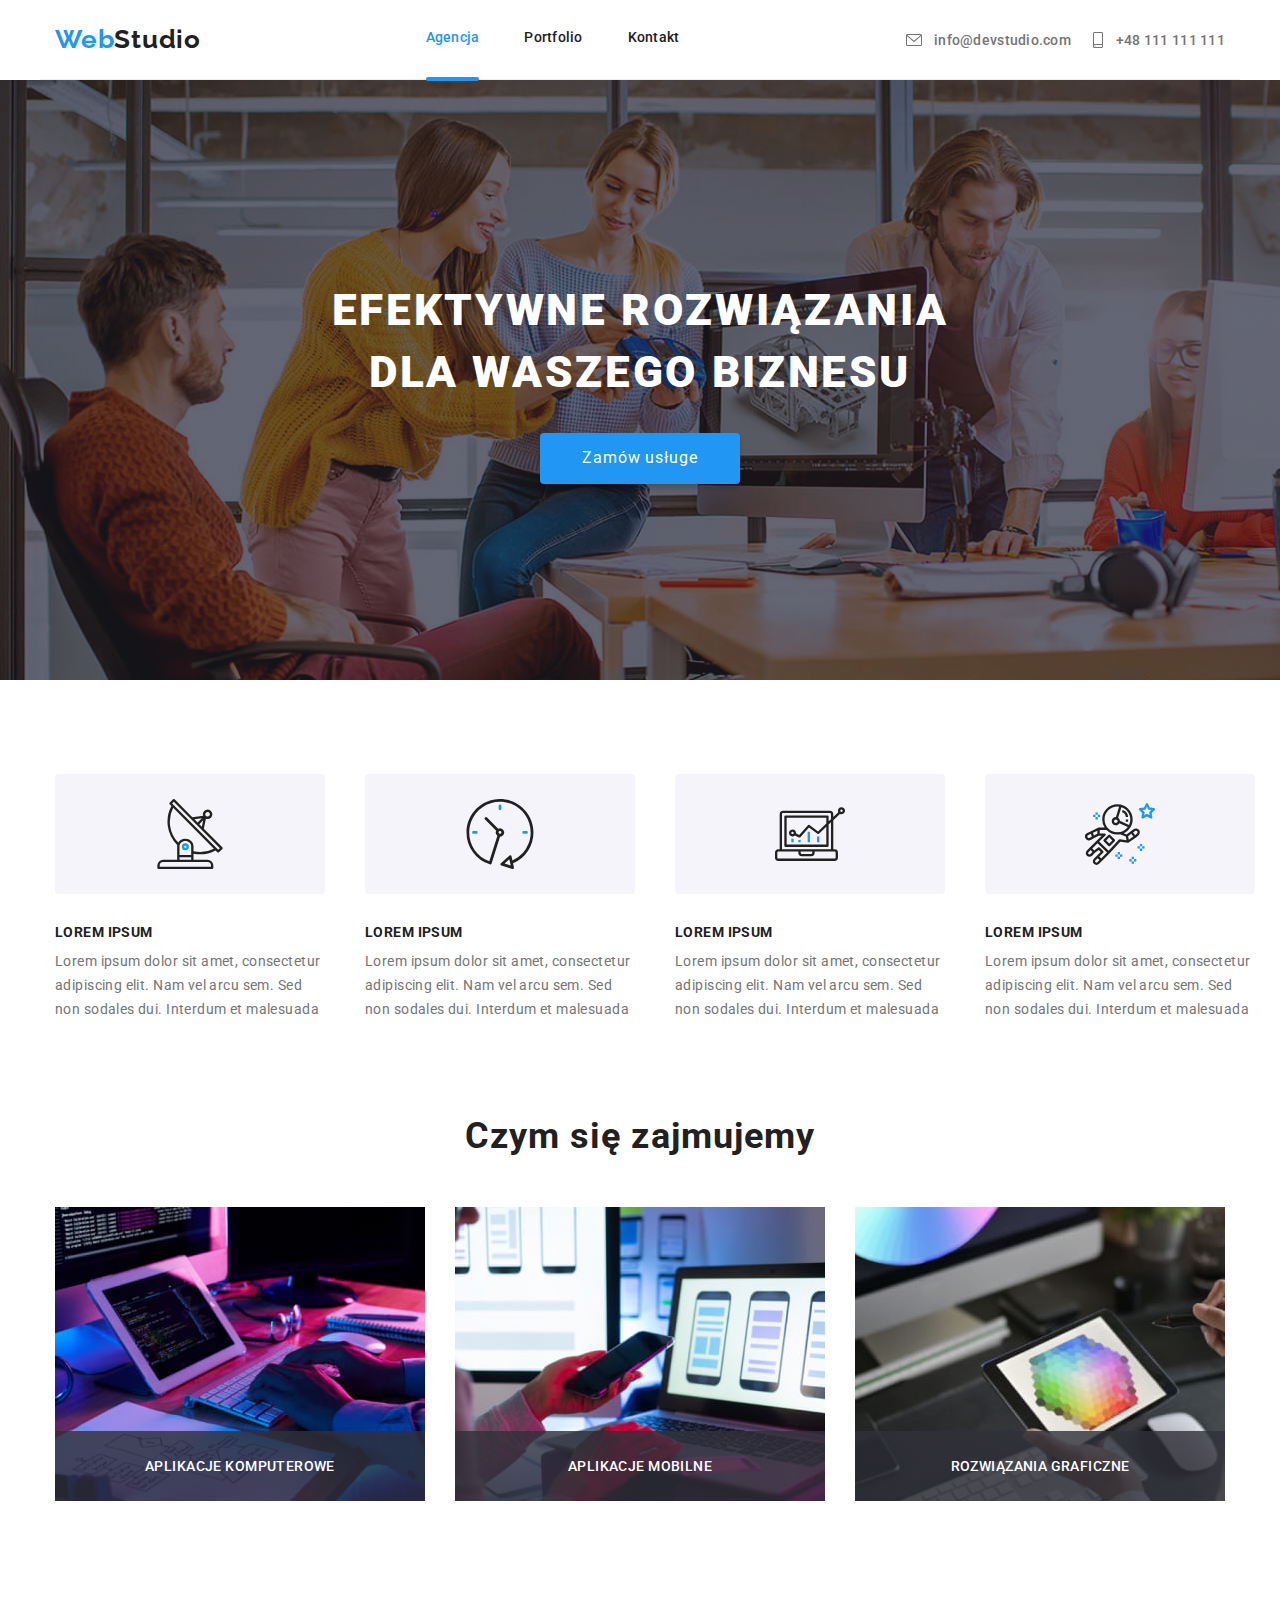
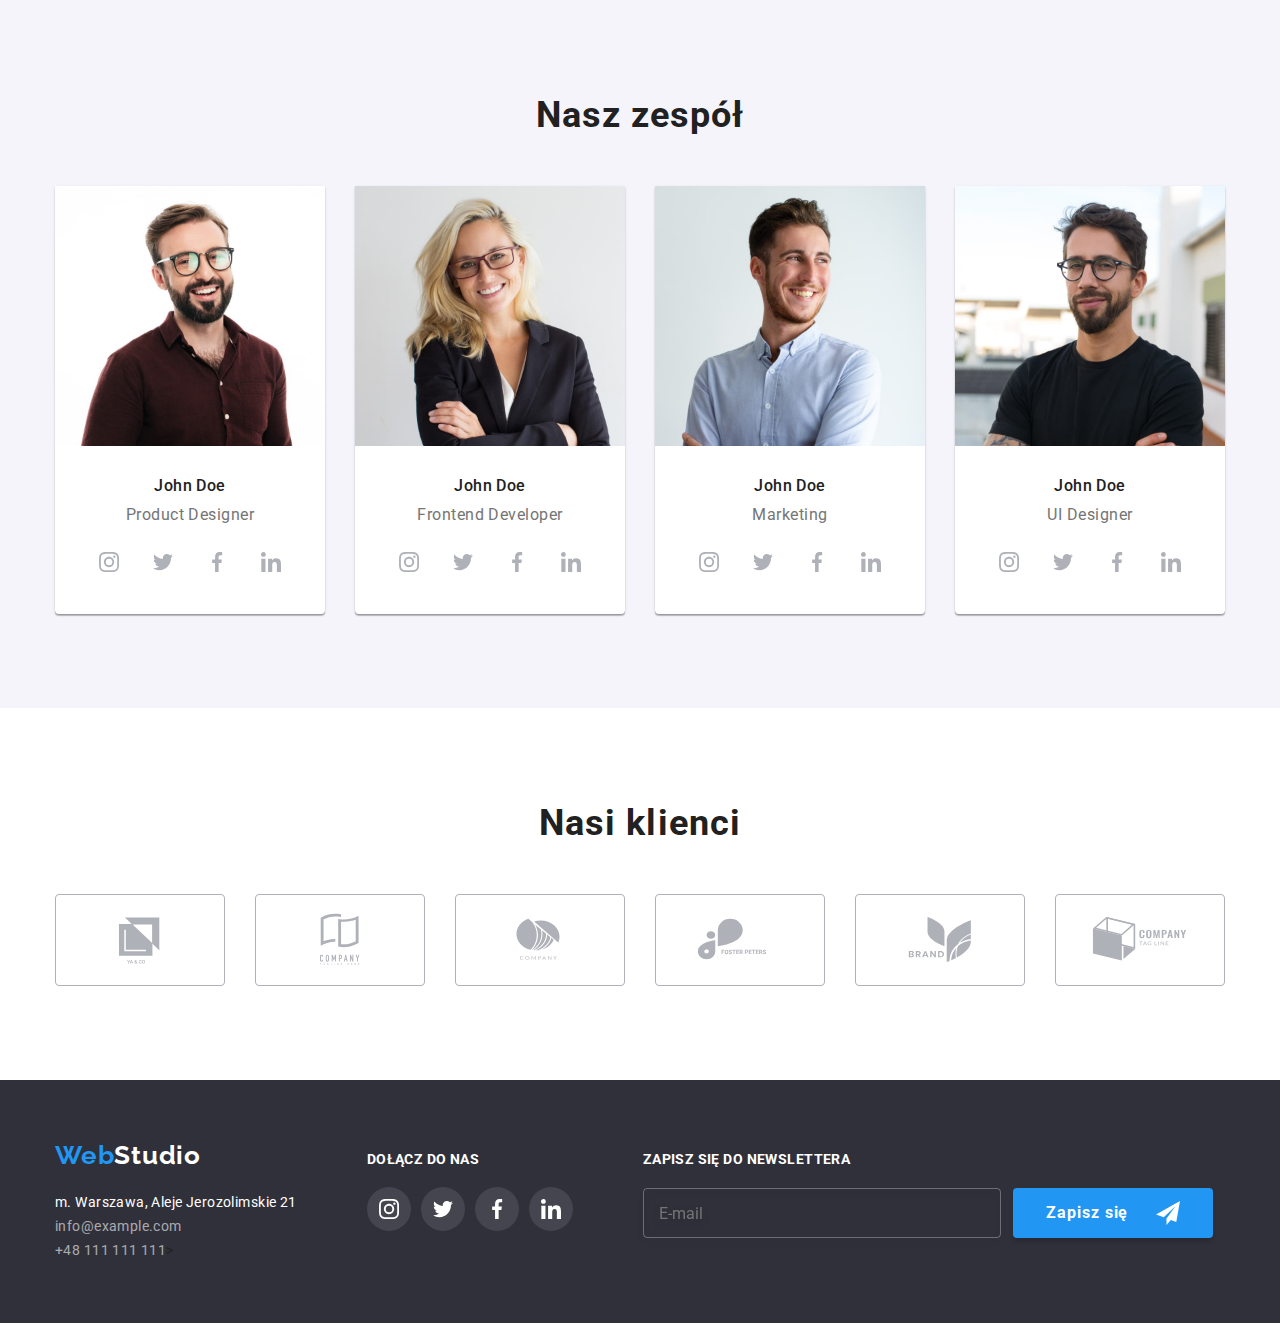
<file: index.html>
<!DOCTYPE html>
<html lang="pl-PL">
  <head>
    <meta charset="UTF-8" />
    <meta http-equiv="X-UA-Compatible" content="IE=edge" />
    <meta name="viewport" content="width=device-width, initial-scale=1.0" />
    <title>Studio</title>
    <link href="css/modern-normalize.css" rel="stylesheet" />
    <link href="css/styles.css" rel="stylesheet" />
    <link rel="preconnect" href="https://fonts.gstatic.com" />
    <link
      href="https://fonts.googleapis.com/css2?family=Raleway:wght@700&family=Roboto:wght@400;500;700;900&display=swap"
      rel="stylesheet"
    />
  </head>

  <body>
    <header>
      <div class="container header">
        <a class="logo1" href="index.html"
          ><span class="logo-span">Web</span>Studio</a
        >
        <nav class="menu">
          <ul class="menu-list">
            <li class="menu-item">
              <a class="menu-item-link current" href="index.html">Agencja</a>
            </li>
            <li class="menu-item">
              <a class="menu-item-link" href="portfolio.html">Portfolio</a>
            </li>
            <li class="menu-item">
              <a class="menu-item-link" href="#">Kontakt</a>
            </li>
          </ul>
        </nav>
        <ul class="header-contacts">
          <li class="header-contacts-item">
            <a
              class="header-contacts-item-link"
              href="mailto:info@devstudio.com"
              ><svg
                class="header-contacts-icon icon"
                width="20px"
                height="16px"
              >
                <use href="images/icons/icons.svg#icon-envelope"></use></svg
              >info@devstudio.com</a
            >
          </li>
          <li class="header-contacts-item">
            <a class="header-contacts-item-link" href="tel:+48111111111">
              <svg class="header-contacts-icon icon" width="16px" height="16px">
                <use href="images/icons/icons.svg#icon-smartphone"></use>
              </svg>
              +48 111 111 111</a
            >
          </li>
        </ul>
      </div>
    </header>

    <main>
      <!-- SEKCJA "HEADER" -->

      <section class="main-header section">
        <h1 class="main-header-title">
          EFEKTYWNE ROZWIĄZANIA <br />
          DLA WASZEGO BIZNESU
        </h1>
        <button data-modal-open class="main-header-button" type="button">
          Zamów usługe
        </button>
      </section>

      <!-- OKNO MODALNE -->

      <div data-modal class="is-hidden modal-backdrop">
        <div class="modal-content">
          <div data-modal-close class="modal-icon-close-ellipse">
            <svg class="modal-icon-close icon" width="11" height="11">
              <use href="images/icons/icons.svg#icon-close"></use>
            </svg>
          </div>
          <h3 class="modal-content-title">
            Zostaw swoje dane w formularzu poniżej
          </h3>
          <form class="modal-form">

            <div>
              <label class="modal-form-label" for="user-name">Imię</label>
              <div class="modal-form-input-container">
                <svg class="modal-form-input-icon icon" width="12" height="12">
                  <use href="images/icons/icons.svg#icon-form-name"></use>
                </svg>
                <input id="user-name" 
                       type="text" 
                       name="UserName" 
                       class="modal-form-input"
                       required />
              </div>
            </div>

            <div>
              <label class="modal-form-label" for="user-tel">Telefon</label>
              <div class="modal-form-input-container">
                <svg class="modal-form-input-icon icon" width="13" height="13">
                  <use href="images/icons/icons.svg#icon-form-tel"></use>
                </svg>
                <input id="user-tel" 
                       type="tel" 
                       name="UserPhoneNumber" 
                       class="modal-form-input"
                       required />
              </div>
            </div>

            <div>
              <label class="modal-form-label" for="user-email">Email</label>
              <div class="modal-form-input-container">
                <svg class="modal-form-input-icon icon" width="15" height="12">
                  <use href="images/icons/icons.svg#icon-form-envelope"></use>
                </svg>
                <input id="user-email" 
                       type="email" 
                       name="UserEmailAdress" 
                       class="modal-form-input"
                       required />
              </div>
            </div>

            <div>
              <label class="modal-form-label" for="user-comment">Komentarz</label>
              <div class="modal-form-input-container">
                <textarea id="user-comment" 
                          rows="5" 
                          name="UserComments" 
                          class="modal-form-input" 
                          placeholder="Wprowadź tekst" ></textarea>
              </div>
            </div>

            <div class="modal-form-checkbox-container">
              <input id="regulations" 
                     type="checkbox" 
                     name="PrivacyPolicyAgreement" 
                     class="modal-form-checkbox" 
                     required />
              <label for="regulations" class="modal-form-checkbox-label"
                  >Oświadczam iż akceptuję <a href="#">Regulamin</a> i <a href="#">Politykę Prywatności.</a></label>
            </div>

            <button type="submit" class="modal-form-submit-btn">Wyślij</button>

          </form>
        </div>
      </div>

      <!-- NASZE ATUTY -->

      <section>
        <div class="container advantages">
          <ul class="advantages-list">
            <li class="advantages-list-item">
              <div class="advantages-list-icon-background">
                <svg class="advantages-list-icon" width="70" height="70">
                  <use href="images/icons/icons.svg#icon-antenna-1"></use>
                </svg>
              </div>
              <h3 class="advantages-list-item-title">LOREM IPSUM</h3>
              <p class="advantages-list-item-text">
                Lorem ipsum dolor sit amet, consectetur adipiscing elit. Nam vel
                arcu sem. Sed non sodales dui. Interdum et malesuada
              </p>
            </li>
            <li class="advantages-list-item">
              <div class="advantages-list-icon-background">
                <svg class="advantages-list-icon" width="70" height="70">
                  <use href="images/icons/icons.svg#icon-clock-1"></use>
                </svg>
              </div>
              <h3 class="advantages-list-item-title">LOREM IPSUM</h3>
              <p class="advantages-list-item-text">
                Lorem ipsum dolor sit amet, consectetur adipiscing elit. Nam vel
                arcu sem. Sed non sodales dui. Interdum et malesuada
              </p>
            </li>
            <li class="advantages-list-item">
              <div class="advantages-list-icon-background">
                <svg class="advantages-list-icon" width="70" height="70">
                  <use href="images/icons/icons.svg#icon-diagram-1"></use>
                </svg>
              </div>
              <h3 class="advantages-list-item-title">LOREM IPSUM</h3>
              <p class="advantages-list-item-text">
                Lorem ipsum dolor sit amet, consectetur adipiscing elit. Nam vel
                arcu sem. Sed non sodales dui. Interdum et malesuada
              </p>
            </li>
            <li class="advantages-list-item">
              <div class="advantages-list-icon-background">
                <svg class="advantages-list-icon" width="70" height="70">
                  <use href="images/icons/icons.svg#icon-astronaut-1"></use>
                </svg>
              </div>
              <h3 class="advantages-list-item-title">LOREM IPSUM</h3>
              <p class="advantages-list-item-text">
                Lorem ipsum dolor sit amet, consectetur adipiscing elit. Nam vel
                arcu sem. Sed non sodales dui. Interdum et malesuada
              </p>
            </li>
          </ul>
        </div>
      </section>

      <!--CZYM SIE ZAJMUJEMY-->

      <section class="section">
        <div class="container activities">
          <h2 class="activities-header">Czym się zajmujemy</h2>
          <ul class="activities-list">
            <li class="activities-list-item">
              <img
                src="images/what-we-do/what-we-do1.jpg"
                alt="dłonie na klawiaturze, programista pisze kod"
                width="370"
                height="294"
              />
              <div class="activities-list-item-overlay">
                <p class="activities-list-item-text">Aplikacje komputerowe</p>
              </div>
            </li>
            <li class="activities-list-item">
              <img
                src="images/what-we-do/what-we-do2.jpg"
                alt="dłonie trzymające smartfon, na ekranie laptopa obok widać różne układy ekranu smartfona"
                width="370"
                height="294"
              />
              <div class="activities-list-item-overlay">
                <p class="activities-list-item-text">Aplikacje MOBILNE</p>
              </div>
            </li>
            <li class="activities-list-item">
              <img
                src="images/what-we-do/what-we-do3.jpg"
                alt="w jednej ręce tablet graficzny, w drugiej rysik. na ekranie tabletu widać paletę kolorów"
                width="370"
                height="294"
              />
              <div class="activities-list-item-overlay">
                <p class="activities-list-item-text">Rozwiązania graficzne</p>
              </div>
            </li>
          </ul>
        </div>
      </section>

      <!--NASZ ZESPÓŁ-->

      <section class="section team">
        <div class="container">
          <h2 class="team-header">Nasz zespół</h2>
          <ul class="team-list">
            <li class="team-list-item">
              <img
                class="teammate-photo"
                src="images/team/team1.jpg"
                alt="Zdjęcie John Doe"
                width="270"
                height="260"
              />
              <h3 class="teammate">John Doe</h3>
              <p class="teammate-spec">Product Designer</p>
              <ul class="teammate-social-list">
                <li class="teammate-social-list-item">
                  <a href="#" class="social-list-link">
                    <svg
                      class="teammate-social-list-icons icon"
                      width="20px"
                      height="20px"
                    >
                      <use
                        href="./images/icons/icons.svg#icon-instagram-1"
                      ></use>
                    </svg>
                  </a>
                </li>
                <li class="teammate-social-list-item">
                  <a href="#" class="social-list-link">
                    <svg
                      class="teammate-social-list-icons icon"
                      width="20px"
                      height="20px"
                    >
                      <use href="./images/icons/icons.svg#icon-twitter-1"></use>
                    </svg>
                  </a>
                </li>
                <li class="teammate-social-list-item">
                  <a href="#" class="social-list-link">
                    <svg
                      class="teammate-social-list-icons icon"
                      width="20px"
                      height="20px"
                    >
                      <use
                        href="./images/icons/icons.svg#icon-facebook-1"
                      ></use>
                    </svg>
                  </a>
                </li>
                <li class="teammate-social-list-item">
                  <a href="#" class="social-list-link">
                    <svg
                      class="teammate-social-list-icons icon"
                      width="20px"
                      height="20px"
                    >
                      <use
                        href="./images/icons/icons.svg#icon-linkedin-1"
                      ></use>
                    </svg>
                  </a>
                </li>
              </ul>
            </li>
            <li class="team-list-item">
              <img
                class="teammate-photo"
                src="images/team/team2.jpg"
                alt="Zdjęcie John Doe"
                width="270"
                height="260"
              />
              <h3 class="teammate">John Doe</h3>
              <p class="teammate-spec">Frontend Developer</p>
              <ul class="teammate-social-list">
                <li class="teammate-social-list-item">
                  <a href="#" class="social-list-link">
                    <svg
                      class="teammate-social-list-icons icon"
                      width="20px"
                      height="20px"
                    >
                      <use
                        href="./images/icons/icons.svg#icon-instagram-1"
                      ></use>
                    </svg>
                  </a>
                </li>
                <li class="teammate-social-list-item">
                  <a href="#" class="social-list-link">
                    <svg
                      class="teammate-social-list-icons icon"
                      width="20px"
                      height="20px"
                    >
                      <use href="./images/icons/icons.svg#icon-twitter-1"></use>
                    </svg>
                  </a>
                </li>
                <li class="teammate-social-list-item">
                  <a href="#" class="social-list-link">
                    <svg
                      class="teammate-social-list-icons icon"
                      width="20px"
                      height="20px"
                    >
                      <use
                        href="./images/icons/icons.svg#icon-facebook-1"
                      ></use>
                    </svg>
                  </a>
                </li>
                <li class="teammate-social-list-item">
                  <a href="#" class="social-list-link">
                    <svg
                      class="teammate-social-list-icons icon"
                      width="20px"
                      height="20px"
                    >
                      <use
                        href="./images/icons/icons.svg#icon-linkedin-1"
                      ></use>
                    </svg>
                  </a>
                </li>
              </ul>
            </li>
            <li class="team-list-item">
              <img
                class="teammate-photo"
                src="images/team/team3.jpg"
                alt="Zdjęcie John Doe"
                width="270"
                height="260"
              />
              <h3 class="teammate">John Doe</h3>
              <p class="teammate-spec">Marketing</p>
              <ul class="teammate-social-list">
                <li class="teammate-social-list-item">
                  <a href="#" class="social-list-link">
                    <svg
                      class="teammate-social-list-icons icon"
                      width="20px"
                      height="20px"
                    >
                      <use
                        href="./images/icons/icons.svg#icon-instagram-1"
                      ></use>
                    </svg>
                  </a>
                </li>
                <li class="teammate-social-list-item">
                  <a href="#" class="social-list-link">
                    <svg
                      class="teammate-social-list-icons icon"
                      width="20px"
                      height="20px"
                    >
                      <use href="./images/icons/icons.svg#icon-twitter-1"></use>
                    </svg>
                  </a>
                </li>
                <li class="teammate-social-list-item">
                  <a href="#" class="social-list-link">
                    <svg
                      class="teammate-social-list-icons icon"
                      width="20px"
                      height="20px"
                    >
                      <use
                        href="./images/icons/icons.svg#icon-facebook-1"
                      ></use>
                    </svg>
                  </a>
                </li>
                <li class="teammate-social-list-item">
                  <a href="#" class="social-list-link">
                    <svg
                      class="teammate-social-list-icons icon"
                      width="20px"
                      height="20px"
                    >
                      <use
                        href="./images/icons/icons.svg#icon-linkedin-1"
                      ></use>
                    </svg>
                  </a>
                </li>
              </ul>
            </li>
            <li class="team-list-item">
              <img
                class="teammate-photo"
                src="images/team/team4.jpg"
                alt="Zdjęcie John Doe"
                width="270"
                height="260"
              />
              <h3 class="teammate">John Doe</h3>
              <p class="teammate-spec">UI Designer</p>
              <ul class="teammate-social-list">
                <li class="teammate-social-list-item">
                  <a href="#" class="social-list-link">
                    <svg
                      class="teammate-social-list-icons icon"
                      width="20px"
                      height="20px"
                    >
                      <use
                        href="./images/icons/icons.svg#icon-instagram-1"
                      ></use>
                    </svg>
                  </a>
                </li>
                <li class="teammate-social-list-item">
                  <a href="#" class="social-list-link">
                    <svg
                      class="teammate-social-list-icons icon"
                      width="20px"
                      height="20px"
                    >
                      <use href="./images/icons/icons.svg#icon-twitter-1"></use>
                    </svg>
                  </a>
                </li>
                <li class="teammate-social-list-item">
                  <a href="#" class="social-list-link">
                    <svg
                      class="teammate-social-list-icons icon"
                      width="20px"
                      height="20px"
                    >
                      <use
                        href="./images/icons/icons.svg#icon-facebook-1"
                      ></use>
                    </svg>
                  </a>
                </li>
                <li class="teammate-social-list-item">
                  <a href="#" class="social-list-link">
                    <svg
                      class="teammate-social-list-icons icon"
                      width="20px"
                      height="20px"
                    >
                      <use
                        href="./images/icons/icons.svg#icon-linkedin-1"
                      ></use>
                    </svg>
                  </a>
                </li>
              </ul>
            </li>
          </ul>
        </div>
      </section>

      <!-- NASI KLIENCI-->
      <section class="section">
        <div class="container">
          <h2>Nasi klienci</h2>
          <ul class="clients-list">
            <li class="clients-list-item">
              <a href="" class="clients-list-link">
                <svg class="clients-icon icon">
                  <use href="./images/icons/icons.svg#icon-Logo-1"></use></svg
              ></a>
            </li>
            <li class="clients-list-item">
              <a href="" class="clients-list-link">
                <svg class="clients-icon icon">
                  <use href="./images/icons/icons.svg#icon-Logo-2"></use></svg
              ></a>
            </li>
            <li class="clients-list-item">
              <a href="" class="clients-list-link">
                <svg class="clients-icon icon">
                  <use href="./images/icons/icons.svg#icon-Logo-3"></use></svg
              ></a>
            </li>
            <li class="clients-list-item">
              <a href="" class="clients-list-link">
                <svg class="clients-icon icon">
                  <use href="./images/icons/icons.svg#icon-Logo-4"></use></svg
              ></a>
            </li>
            <li class="clients-list-item">
              <a href="" class="clients-list-link">
                <svg class="clients-icon icon">
                  <use href="./images/icons/icons.svg#icon-Logo-5"></use></svg
              ></a>
            </li>
            <li class="clients-list-item">
              <a href="" class="clients-list-link">
                <svg class="clients-icon icon">
                  <use href="./images/icons/icons.svg#icon-Logo-6"></use></svg
              ></a>
            </li>
          </ul>
        </div>
      </section>
    </main>

    <footer class="footer">
      <div class="container">
        <ul class="footer-list">
          <li class="footer-list-item">
            <p class="footer-logo">
              <a class="logo2" href="index.html"
                ><span class="logo-span">Web</span>Studio</a
              >
            </p>
            <address class="address">
              <ul class="address-list">
                <li class="address-list-item">
                  <a
                    class="address-list-item-link location"
                    href="https://goo.gl/maps/zoSWpyuoha8AXsmT8"
                    target="_blank"
                    >m. Warszawa, Aleje Jerozolimskie 21
                  </a>
                </li>
                <li class="address-list-item">
                  <a
                    class="address-list-item-link"
                    href="mailto:info@example.com"
                    >info@example.com</a
                  >
                </li>
                <li class="address-list-item">
                  <a class="address-list-item-link" href="tel:+48111111111"
                    >+48 111 111 111</a
                  >>
                </li>
              </ul>
            </address>
          </li>
          <li class="footer-list-item">
            <p class="footer-join-us-text">dołącz do nas</p>
            <ul class="footer-social-list">
              <li class="footer-social-list-item">
                <a href="#" class="footer-social-list-link">
                  <svg
                    class="teammate-social-list-icons icon"
                    width="20px"
                    height="20px"
                  >
                    <use href="./images/icons/icons.svg#icon-instagram-1"></use>
                  </svg>
                </a>
              </li>
              <li class="footer-social-list-item">
                <a href="#" class="footer-social-list-link">
                  <svg
                    class="footer-social-list-icons icon"
                    width="20px"
                    height="20px"
                  >
                    <use href="./images/icons/icons.svg#icon-twitter-1"></use>
                  </svg>
                </a>
              </li>
              <li class="footer-social-list-item">
                <a href="#" class="footer-social-list-link">
                  <svg
                    class="footer-social-list-icons icon"
                    width="20px"
                    height="20px"
                  >
                    <use href="./images/icons/icons.svg#icon-facebook-1"></use>
                  </svg>
                </a>
              </li>
              <li class="footer-social-list-item">
                <a href="#" class="footer-social-list-link">
                  <svg
                    class="footer-social-list-icons icon"
                    width="20px"
                    height="20px"
                  >
                    <use href="./images/icons/icons.svg#icon-linkedin-1"></use>
                  </svg>
                </a>
              </li>
            </ul>
          </li>
          <li class="footer-list-item">
            <form>
              <label for="newsletter" class="footer-form-title">Zapisz się do newslettera</label>
              <div class="footer-form-input-container">
                <input id="newsletter" type="email" class="footer-form-input" placeholder="E-mail" />
                <button type="submit" class="footer-form-submit-btn">Zapisz się
                  <svg class="footer-form-submit-btn-icon icon" 
                       width="24" 
                       height="24">
                    <use href="./images/icons/icons.svg#icon-send"></use>
                  </svg>
                </button>
              </div>
            </form>
          </li>
        </ul>
      </div>
    </footer>
    <script src="./js/modal.js"></script>
  </body>
</html>
</file>
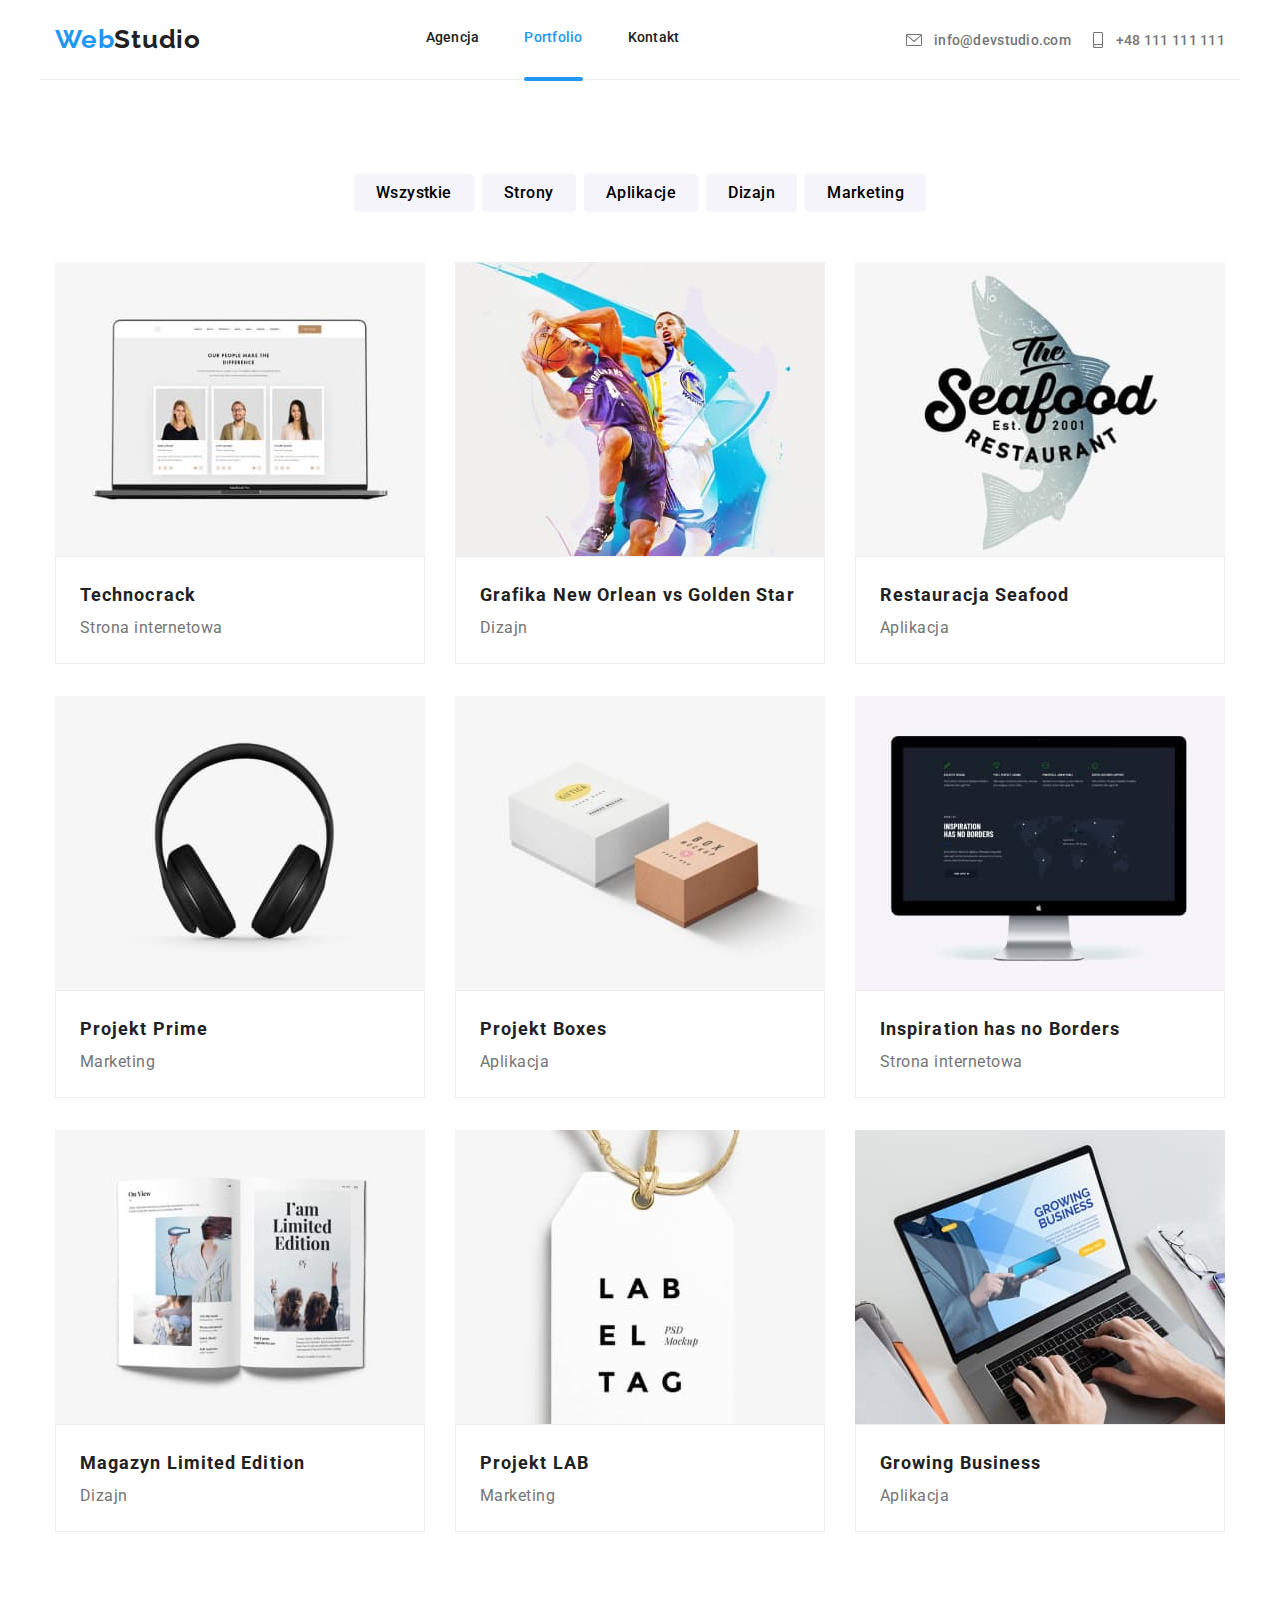
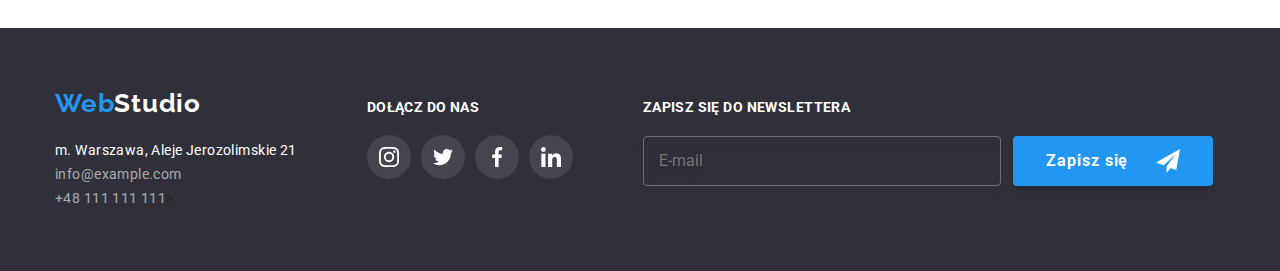
<file: portfolio.html>
<!DOCTYPE html>
<html lang="pl-PL">
  <head>
    <meta charset="UTF-8" />
    <meta http-equiv="X-UA-Compatible" content="IE=edge" />
    <meta name="viewport" content="width=device-width, initial-scale=1.0" />
    <title>Studio</title>
    <link href="css/modern-normalize.css" rel="stylesheet" />
    <link href="css/styles.css" rel="stylesheet" />
    <link rel="preconnect" href="https://fonts.gstatic.com" />
    <link
      href="https://fonts.googleapis.com/css2?family=Raleway:wght@700&family=Roboto:wght@400;500;700;900&display=swap"
      rel="stylesheet"
    />
  </head>

  <body>
    <header>
      <div class="container header">
        <a class="logo1" href="index.html"
          ><span class="logo-span">Web</span>Studio</a
        >
        <nav class="menu">
          <ul class="menu-list">
            <li class="menu-item">
              <a class="menu-item-link" href="index.html">Agencja</a>
            </li>
            <li class="menu-item">
              <a class="menu-item-link current" href="portfolio.html"
                >Portfolio</a
              >
            </li>
            <li class="menu-item">
              <a class="menu-item-link" href="#">Kontakt</a>
            </li>
          </ul>
        </nav>
        <ul class="header-contacts">
          <li class="header-contacts-item">
            <a
              class="header-contacts-item-link"
              href="mailto:info@devstudio.com"
              ><svg
                class="header-contacts-icon icon"
                width="20px"
                height="16px"
              >
                <use href="images/icons/icons.svg#icon-envelope"></use></svg
              >info@devstudio.com</a
            >
          </li>
          <li class="header-contacts-item">
            <a class="header-contacts-item-link" href="tel:+48111111111">
              <svg class="header-contacts-icon icon" width="16px" height="16px">
                <use href="images/icons/icons.svg#icon-smartphone"></use>
              </svg>
              +48 111 111 111</a
            >
          </li>
        </ul>
      </div>
    </header>

    <!-- PORTFOLIO -->
    <!-- FILTR -->

    <main>
      <section class="section">
        <div class="container">
          <ul class="button-list">
            <li class="button-list-item">
              <button class="button" type="button">Wszystkie</button>
            </li>
            <li class="button-list-item">
              <button class="button" type="button">Strony</button>
            </li>
            <li class="button-list-item">
              <button class="button" type="button">Aplikacje</button>
            </li>
            <li class="button-list-item">
              <button class="button" type="button">Dizajn</button>
            </li>
            <li class="button-list-item">
              <button class="button" type="button">Marketing</button>
            </li>
          </ul>
        </div>

        <!-- PROJEKTY -->

        <div class="container projects">
          <ul class="projects-list">
            <li class="projects-list-item">
              <div class="projects-list-item-overlay-feature">
              <img
                class="projects-list-item-photo"
                src="images/portfolio/portfolio-img1.jpg"
                alt="Zdjęcie laptopa od frontu, na ekranie widnieje strona intenetowa technocrack"
                width="370"
                height="294"
              />
              <div class="projects-list-item-overlay">
                <p class="projects-list-item-overlay-text">
                  Technocrack jest popularną platformą wykorzystywaną do
                  rozpowszechniania koronawirusa. Firmy wykorzystują tę
                  platformę do celów szpiegowskich i ataków na niezabezpieczone
                  serwery konkurencji
                </p>
              </div>
            </div>
            <div class="projects-list-item-description">
              <h3 class="projects-list-item-title">Technocrack</h3>
              <p class="projects-list-item-category">Strona internetowa</p>
            </div>
            </li>

            <li class="projects-list-item">
              <div class="projects-list-item-overlay-feature">
              <img
                class="projects-list-item-photo"
                src="images/portfolio/portfolio-img2.jpg"
                alt="Grafika przedstawiająca dwóch zwodników koszykówki walczących o piłkę w wyskoku"
                width="370"
                height="294"
              />
              <div class="projects-list-item-overlay">
                <p class="projects-list-item-overlay-text">
                  Technocrack jest popularną platformą wykorzystywaną do
                  rozpowszechniania koronawirusa. Firmy wykorzystują tę
                  platformę do celów szpiegowskich i ataków na niezabezpieczone
                  serwery konkurencji
                </p>
              </div>
            </div>
              <div class="projects-list-item-description">
                <h3 class="projects-list-item-title">
                  Grafika New Orlean vs Golden Star
                </h3>
                <p class="projects-list-item-category">Dizajn</p>
              </div>
            </li>

            <li class="projects-list-item">
              <div class="projects-list-item-overlay-feature">
              <img
                class="projects-list-item-photo"
                src="images/portfolio/portfolio-img3.jpg"
                alt="Grafika z rybą i napisem The Seafood Restaurant"
                width="370"
                height="294"
              />
              <div class="projects-list-item-overlay">
                <p class="projects-list-item-overlay-text">
                  Technocrack jest popularną platformą wykorzystywaną do
                  rozpowszechniania koronawirusa. Firmy wykorzystują tę
                  platformę do celów szpiegowskich i ataków na niezabezpieczone
                  serwery konkurencji
                </p>
              </div>
            </div>
              <div class="projects-list-item-description">
                <h3 class="projects-list-item-title">Restauracja Seafood</h3>
                <p class="projects-list-item-category">Aplikacja</p>
              </div>
            </li>

            <li class="projects-list-item">
              <div class="projects-list-item-overlay-feature">
              <img
                class="projects-list-item-photo"
                src="images/portfolio/portfolio-img4.jpg"
                alt="Na grafice widać słuchawki wokółuszne"
                width="370"
                height="294"
              />
              <div class="projects-list-item-overlay">
                <p class="projects-list-item-overlay-text">
                  Technocrack jest popularną platformą wykorzystywaną do
                  rozpowszechniania koronawirusa. Firmy wykorzystują tę
                  platformę do celów szpiegowskich i ataków na niezabezpieczone
                  serwery konkurencji
                </p>
              </div>
            </div>
              <div class="projects-list-item-description">
                <h3 class="projects-list-item-title">Projekt Prime</h3>
                <p class="projects-list-item-category">Marketing</p>
              </div>
            </li>

            <li class="projects-list-item">
              <div class="projects-list-item-overlay-feature">
              <img
                class="projects-list-item-photo"
                src="images/portfolio/portfolio-img5.jpg"
                alt="Na grafice dwa pudełka, jedno większe - białe, drugie mniejsze - brązowe"
                width="370"
                height="294"
              />
              <div class="projects-list-item-overlay">
                <p class="projects-list-item-overlay-text">
                  Technocrack jest popularną platformą wykorzystywaną do
                  rozpowszechniania koronawirusa. Firmy wykorzystują tę
                  platformę do celów szpiegowskich i ataków na niezabezpieczone
                  serwery konkurencji
                </p>
              </div>
            </div>
              <div class="projects-list-item-description">
                <h3 class="projects-list-item-title">Projekt Boxes</h3>
                <p class="projects-list-item-category">Aplikacja</p>
              </div>
            </li>

            <li class="projects-list-item">
              <div class="projects-list-item-overlay-feature">
              <img
                class="projects-list-item-photo"
                src="images/portfolio/portfolio-img6.jpg"
                alt="Grafika przedstawia ekran monitora z uruchomioną stroną internetową, na niej - mapa świata i napis inspiration has no borders"
                width="370"
                height="294"
              />
              <div class="projects-list-item-overlay">
                <p class="projects-list-item-overlay-text">
                  Technocrack jest popularną platformą wykorzystywaną do
                  rozpowszechniania koronawirusa. Firmy wykorzystują tę
                  platformę do celów szpiegowskich i ataków na niezabezpieczone
                  serwery konkurencji
                </p>
              </div>
            </div>
              <div class="projects-list-item-description">
                <h3 class="projects-list-item-title">
                  Inspiration has no Borders
                </h3>
                <p class="projects-list-item-category">Strona internetowa</p>
              </div>
            </li>

            <li class="projects-list-item">
              <div class="projects-list-item-overlay-feature">
              <img
                class="projects-list-item-photo"
                src="images/portfolio/portfolio-img7.jpg"
                alt="Magazyn otwarty na stronie z dużym nagłówkiem głoszącym I am limited style"
                width="370"
                height="294"
              />
              <div class="projects-list-item-overlay">
                <p class="projects-list-item-overlay-text">
                  Technocrack jest popularną platformą wykorzystywaną do
                  rozpowszechniania koronawirusa. Firmy wykorzystują tę
                  platformę do celów szpiegowskich i ataków na niezabezpieczone
                  serwery konkurencji
                </p>
              </div>
            </div>
              <div class="projects-list-item-description">
                <h3 class="projects-list-item-title">
                  Magazyn Limited Edition
                </h3>
                <p class="projects-list-item-category">Dizajn</p>
              </div>
            </li>

            <li class="projects-list-item">
              <div class="projects-list-item-overlay-feature">
              <img
                class="projects-list-item-photo"
                src="images/portfolio/portfolio-img8.jpg"
                alt="Grafika metki odzieżowej z napisem LAB EL TAG"
                width="370"
                height="294"
              />
              <div class="projects-list-item-overlay">
                <p class="projects-list-item-overlay-text">
                  Technocrack jest popularną platformą wykorzystywaną do
                  rozpowszechniania koronawirusa. Firmy wykorzystują tę
                  platformę do celów szpiegowskich i ataków na niezabezpieczone
                  serwery konkurencji
                </p>
              </div>
            </div>
              <div class="projects-list-item-description">
                <h3 class="projects-list-item-title">Projekt LAB</h3>
                <p class="projects-list-item-category">Marketing</p>
              </div>
            </li>

            <li class="projects-list-item">
              <div class="projects-list-item-overlay-feature">
              <img
                class="projects-list-item-photo"
                src="images/portfolio/portfolio-img9.jpg"
                alt="Zdjęcie laptopa z uruchoioną aplikacją Growing Business, na klawiaturze dłonie użytkownika"
                width="370"
                height="294"
              />
              <div class="projects-list-item-overlay">
                <p class="projects-list-item-overlay-text">
                  Technocrack jest popularną platformą wykorzystywaną do
                  rozpowszechniania koronawirusa. Firmy wykorzystują tę
                  platformę do celów szpiegowskich i ataków na niezabezpieczone
                  serwery konkurencji
                </p>
              </div>
            </div>
              <div class="projects-list-item-description">
                <h3 class="projects-list-item-title">Growing Business</h3>
                <p class="projects-list-item-category">Aplikacja</p>
              </div>
            </li>
          </ul>
        </div>
      </section>
    </main>

      <footer class="footer">
        <div class="container">
          <ul class="footer-list">
            <li class="footer-list-item">
              <p class="footer-logo">
                <a class="logo2" href="index.html"
                  ><span class="logo-span">Web</span>Studio</a
                >
              </p>
              <address class="address">
                <ul class="address-list">
                  <li class="address-list-item">
                    <a
                      class="address-list-item-link location"
                      href="https://goo.gl/maps/zoSWpyuoha8AXsmT8"
                      target="_blank"
                      >m. Warszawa, Aleje Jerozolimskie 21
                    </a>
                  </li>
                  <li class="address-list-item">
                    <a
                      class="address-list-item-link"
                      href="mailto:info@example.com"
                      >info@example.com</a
                    >
                  </li>
                  <li class="address-list-item">
                    <a class="address-list-item-link" href="tel:+48111111111"
                      >+48 111 111 111</a
                    >>
                  </li>
                </ul>
              </address>
            </li>
            <li class="footer-list-item">
              <p class="footer-join-us-text">dołącz do nas</p>
              <ul class="footer-social-list">
                <li class="footer-social-list-item">
                  <a href="#" class="footer-social-list-link">
                    <svg
                      class="teammate-social-list-icons icon"
                      width="20px"
                      height="20px"
                    >
                      <use href="./images/icons/icons.svg#icon-instagram-1"></use>
                    </svg>
                  </a>
                </li>
                <li class="footer-social-list-item">
                  <a href="#" class="footer-social-list-link">
                    <svg
                      class="footer-social-list-icons icon"
                      width="20px"
                      height="20px"
                    >
                      <use href="./images/icons/icons.svg#icon-twitter-1"></use>
                    </svg>
                  </a>
                </li>
                <li class="footer-social-list-item">
                  <a href="#" class="footer-social-list-link">
                    <svg
                      class="footer-social-list-icons icon"
                      width="20px"
                      height="20px"
                    >
                      <use href="./images/icons/icons.svg#icon-facebook-1"></use>
                    </svg>
                  </a>
                </li>
                <li class="footer-social-list-item">
                  <a href="#" class="footer-social-list-link">
                    <svg
                      class="footer-social-list-icons icon"
                      width="20px"
                      height="20px"
                    >
                      <use href="./images/icons/icons.svg#icon-linkedin-1"></use>
                    </svg>
                  </a>
                </li>
              </ul>
            </li>
            <li class="footer-list-item">
              <form>
                <label for="newsletter" class="footer-form-title">Zapisz się do newslettera</label>
                <div class="footer-form-input-container">
                  <input id="newsletter" type="email" class="footer-form-input" placeholder="E-mail" />
                  <button type="submit" class="footer-form-submit-btn">Zapisz się
                    <svg class="footer-form-submit-btn-icon icon" 
                         width="24" 
                         height="24">
                      <use href="./images/icons/icons.svg#icon-send"></use>
                    </svg>
                  </button>
                </div>
              </form>
            </li>
          </ul>
        </div>
      </footer>
  </body>
</html>
</file>
<file: css/styles.css>
:root {
  --main-font: Roboto, sans-serif;
  --secondary-font: Raleway, sans-serif;
  --main-color: #212121;
  --second-color: #757575;
  --third-color: #fff;
  --fourth-color: rgba(255, 255, 255, 0.6);
  --hover-color: #2196f3;
  --first-background-color: #2f303a;
  --second-background-color: #f5f4fa;
}
body {
  font-family: var(--main-font);
  background-color: var(--third-color);
  color: var(--main-color);
}
h1,
h2,
h3,
h4,
p,
ul {
  margin: 0;
}
h2 {
  font-weight: 700;
  font-size: 36px;
  line-height: 1.167;
  letter-spacing: 0.03em;
  text-align: center;
  margin-bottom: 50px;
}
ul {
  list-style: none;
  padding: 0;
}
.container {
  width: 1200px;
  padding: 0 15px 0;
  margin-left: auto;
  margin-right: auto;
}
.section {
  padding: 94px 0;
}
.icon {
  fill: currentColor;
}
/* ===== LOGO ===== */
.logo1,
.logo2 {
  font-family: var(--secondary-font);
  font-weight: 700;
  font-size: 26px;
  line-height: 1.2;
  text-decoration: none;
  letter-spacing: 0.03em;
}
.logo1 {
  color: var(--main-color);
}
.logo2 {
  color: var(--third-color);
}
.logo-span {
  color: var(--hover-color);
}
/* ===== END LOGO ===== */

/* ===== NAGŁÓWEK ===== */
.menu-item .current {
  color: var(--hover-color);
}
.current::after,
.menu-item-link:hover::after {
  content: "";
  background-color: var(--hover-color);
  height: 4px;
  width: 100%;
  display: block;
  border-radius: 2px;
  margin-top: 30px;
  margin-bottom: -30px;
  transition: 250ms cubic-bezier(0.4, 0, 0.2, 1);
}
.menu-item-link,
.header-contacts-item-link {
  font-weight: 500;
  font-size: 14px;
  line-height: 1.143;
  letter-spacing: 0.02em;
  text-decoration: none;
}
.menu-item-link {
  color: var(--main-color);
}
.menu-item-link:hover,
.menu-item-link:focus,
.header-contacts-item-link:hover,
.header-contacts-item-link:focus {
  color: var(--hover-color);
  transition: 250ms cubic-bezier(0.4, 0, 0.2, 1);
}
.header-contacts-item-link {
  color: var(--second-color);
  display: flex;
  justify-content: center;
  align-items: center;
}
.header {
  height: 80px;
  display: flex;
  align-items: center;
  justify-content: space-between;
  border-bottom: 1px solid #ececec;
}
.menu-list {
  display: flex;
  justify-content: space-between;
  margin-right: 0;
  width: 254px;
}
.header-contacts {
  display: flex;
  width: 321px;
  justify-content: space-between;
}
.header-contacts-icon {
  margin-right: 10px;
}
.header-contacts-icon:hover {
  fill: var(--hover-color);
  transition: 250ms cubic-bezier(0.4, 0, 0.2, 1);
}
/* ===== END NAGŁÓWEK ===== */

/* ===== STOPKA ===== */
.footer {
  background-color: var(--first-background-color);
  padding-top: 60px;
  padding-bottom: 60px;
}
.address-list {
  font-style: normal;
  font-size: 14px;
  line-height: 1.714;
  letter-spacing: 0.03em;
  padding: 20px 0 0;
}
.address-list-item-link {
  text-decoration: none;
  color: var(--fourth-color);
}
.location {
  color: var(--third-color);
}
.address-list-item-link:hover,
.address-list-item-link:focus {
  color: var(--hover-color);
  transition: 250ms cubic-bezier(0.4, 0, 0.2, 1);
}
.footer-list {
  display: flex;
  align-items: baseline;
}
.footer-list-item:not(:first-child) {
  padding-left: 70px;
}
.footer-social-list {
  display: flex;
  align-items: center;
  justify-content: space-between;
  width: 206px;
}
.footer-social-list-link {
  color: var(--third-color);
  display: flex;
  width: 44px;
  height: 44px;
  border-radius: 50%;
  align-items: center;
  justify-content: center;
  background-color: rgba(255, 255, 255, 0.1);
}
.footer-social-list-link:hover,
.footer-social-list-link:focus {
  background-color: var(--hover-color);
  color: var(--third-color);
  transition: 250ms cubic-bezier(0.4, 0, 0.2, 1);
}
.footer-join-us-text {
  font-weight: bold;
  font-size: 14px;
  line-height: 1.143;
  letter-spacing: 0.03em;
  color: var(--third-color);
  text-transform: uppercase;
  padding-bottom: 20px;
}
.footer-form-title {
  font-weight: bold;
  font-size: 14px;
  line-height: 1.143;
  letter-spacing: 0.03em;
  color: var(--third-color);
  text-transform: uppercase;
}
.footer-form-input-container {
  margin-top: 20px;
  display: flex;
}
.footer-form-input {
  width: 358px;
  height: 50px;
  background-color: inherit;
  border: 1px solid rgba(255, 255, 255, 0.3);
  filter: drop-shadow(0px 4px 4px rgba(0, 0, 0, 0.15));
  border-radius: 4px;
  outline: none;
  padding: 15px;
}
.footer-form-submit-btn {
  width: 200px;
  height: 50px;
  color: var(--third-color);
  font-weight: bold;
  font-size: 16px;
  line-height: 1.87;
  letter-spacing: 0.06em;
  background: #2196F3;
  box-shadow: 0px 4px 4px rgba(0, 0, 0, 0.15);
  border-radius: 4px; 
  margin-left: 12px;
  cursor: pointer;
  display: flex; 
  justify-content: space-evenly;
  align-items: center;
  border: none;
}
/* ===== END STOPKA ===== */

/* ========== STRONA AGENCJA ==========*/
/* ===== SEKCJA "HEADER" ===== */
.main-header {
  background: linear-gradient(rgba(47, 48, 58, 0.4), rgba(47, 48, 58, 0.4)),
    url(../images/background/background-img.jpg);
  height: 600px;
  max-width: 1600px;
  text-align: center;
  padding-top: 200px;
  margin: auto;
}
.main-header-title {
  font-weight: 900;
  font-size: 44px;
  line-height: 1.4;
  color: var(--third-color);
  letter-spacing: 0.06em;
  text-transform: uppercase;
  margin-bottom: 30px;
}
.main-header-button {
  background-color: var(--hover-color);
  box-shadow: 0px 4px 4px rgba(0, 0, 0, 0.15);
  border-radius: 4px;
  cursor: pointer;
  font-size: 16px;
  line-height: 1.9;
  color: var(--third-color);
  text-align: center;
  letter-spacing: 0.06em;
  padding: 10px 42px;
  border: none;
}
/* ===== END SEKCJA "HEADER" ===== */

/* ===== OKNO MODALNE =====*/
.modal-backdrop {
  position: fixed;
  z-index: 2;
  top: 0;
  left: 0;
  background-color: rgba(0, 0, 0, 0.2);
  height: 100%;
  width: 100%;
  display: flex;
  justify-content: center;
  align-items: center;
  visibility: visible;
  transition-property: opacity, visibility;
  transition-duration: 300ms;
  transition-timing-function: linear;
}
.modal-content {
  position: relative;
  width: 528px;
  height: 581px;
  background: var(--third-color);
  box-shadow: 0px 1px 3px rgba(0, 0, 0, 0.12), 0px 1px 1px rgba(0, 0, 0, 0.14),
    0px 2px 1px rgba(0, 0, 0, 0.2);
  border-radius: 4px;
  padding: 40px;
}
.is-hidden {
  opacity: 0;
  visibility: hidden;
  pointer-events: none;
}
.modal-icon-close-ellipse {
  position: absolute;
  top: 8px;
  right: 8px;
  display: flex;
  align-items: center;
  justify-content: center;
  width: 30px;
  height: 30px;
  background: var(--third-color);
  border: 1px solid rgba(0, 0, 0, 0.1);
  border-radius: 50%;
  margin-left: 482px;
  cursor: pointer;
  color: #000;
}
.modal-icon-close-ellipse:hover,
.modal-icon-close-ellipse:focus {
  color: var(--hover-color);
  transition: 250ms cubic-bezier(0.4, 0, 0.2, 1);

}
.modal-content-title {
  font-weight: 500;
  font-size: 20px;
  line-height: 1.15;
  text-align: center;
  letter-spacing: 0.03em;
  margin-bottom: 12px;
}
.modal-form {
  display: flex;
  flex-direction: column;
}
.modal-form-input {
  border: none;
  resize: none;
  display: block;
  width: 100%;
}
.modal-form-input:focus {
  outline: none;
  transition: 250ms cubic-bezier(0.4, 0, 0.2, 1);

}
.modal-form-input-container {
  display: flex;
  align-items: center;
  justify-content: flex-start;
  border: 1px solid rgba(33, 33, 33, 0.2);
  border-radius: 4px;
  min-height: 40px;
  padding: 12px 15px;
  margin-bottom: 10px;
}
.modal-form-input-container:focus-within
 {
  border-color: var(--hover-color);
  color:var(--hover-color);
  transition: 250ms cubic-bezier(0.4, 0, 0.2, 1);
}
.modal-form-input-icon {
  margin-right: 15px;
}
.modal-form-label {
  font-size: 12px;
  line-height: 1.667;
  letter-spacing: 0.01em;
  color: var(--second-color);
}
.modal-form-input::placeholder {
  font-size: 12px;
  line-height: 14px;
  letter-spacing: 0.01em;
  color: rgba(117, 117, 117, 0.5);
}
.modal-form-checkbox-container {
  display: flex;
  justify-content: center;
  align-items: center;
}
.modal-form-checkbox-label {
  font-size: 14px;
  line-height: 1.71;
  letter-spacing: 0.03em;
  color: var(--second-color);
}
.modal-form-checkbox-label>a {
  color: var(--hover-color);
}
.modal-form-checkbox {
  width: 1em;
  height: 1em;
  margin-right: 7px;
  border: 1px solid var(--main-color);
  border-radius: 2px;
  appearance: none;
  background-size: contain;
  background-position: center;
  background-repeat: no-repeat;
  cursor: pointer;
  transition: 250ms cubic-bezier(0.4, 0, 0.2, 1);
}
.modal-form-checkbox:checked{
  background-image: url(../images/icons/checkbox.svg);
  background-color: var(--hover-color);
  border-color: var(--hover-color);
  transition: 250ms cubic-bezier(0.4, 0, 0.2, 1);
}
.modal-form-submit-btn {
  width: 200px;
  height: 50px;
  font-weight: bold;
  font-size: 16px;
  line-height: 1.87;
  text-align: center;
  letter-spacing: 0.06em;
  color: var(--third-color);
  background-color: var(--hover-color);
  box-shadow: 0px 4px 4px rgba(0, 0, 0, 0.15);
  border-radius: 4px;
  align-self: center;
  margin-top: 30px;
  border: none;
  cursor: pointer;
}
/* ===== END OKNO MODALNE =====*/

/* ===== NASZE ATUTY ===== */
.advantages-list {
  width: 1200px;
  display: flex;
  justify-content: space-between;

  padding-top: 94px;
}
.adavantages-list-item {
  display: block;
  margin: 15px;
}
.advantages-list-item-title {
  font-weight: 700;
  line-height: 1.143;
  text-transform: uppercase;
  margin-bottom: 10px;
}
.advantages-list-item-title,
.advantages-list-item-text {
  font-size: 14px;
  letter-spacing: 0.03em;
}
.advantages-list-item-text {
  line-height: 1.7;
  color: var(--second-color);
  width: 270px;
}
.advantages-list-icon {
  display: block;
}
.advantages-list-icon-background {
  width: 270px;
  height: 120px;
  background-color: var(--second-background-color);
  display: flex;
  align-items: center;
  justify-content: center;
  margin-bottom: 30px;
  border-radius: 4px;
}

/* ===== END NASZE ATUTY ===== */

/* ===== CZYM SIĘ ZAJMUJEMY ===== */

.activities-list {
  display: flex;
  justify-content: space-between;
}
.activities-list-item {
  position: relative;
}
.activities-list-item-overlay {
  position: absolute;
  width: 100%;
  height: 70px;
  top: 224px;
  left: 0;
  background: linear-gradient(rgba(47, 48, 58, 0.8), rgba(47, 48, 58, 0.8));
  padding-top: 27px;
}
.activities-list-item-text {
  text-align: center;
  text-transform: uppercase;
  color: var(--third-color);
  font-weight: 500;
  font-size: 14px;
  line-height: 1.143;
  letter-spacing: 0.03em;
}
/* ===== END CZYM SIĘ ZAJMUJEMY ===== */

/* ===== NASZ ZESPÓŁ ===== */
.team {
  background-color: var(--second-background-color);
}

.team-list {
  display: flex;
  justify-content: space-between;
}
.team-list-item {
  background-color: var(--third-color);
  box-shadow: 0px 1px 3px rgba(0, 0, 0, 0.12), 0px 1px 1px rgba(0, 0, 0, 0.14),
    0px 2px 1px rgba(0, 0, 0, 0.2);
  border-radius: 0px 0px 4px 4px;
  text-align: center;
  padding-bottom: 30px;
}
.teammate-photo {
  display: block;
}
.teammate {
  font-weight: 500;
  margin-top: 30px;
  margin-bottom: 10px;
}
.teammate,
.teammate-spec {
  font-size: 16px;
  line-height: 1.187;
  letter-spacing: 0.03em;
}
.teammate-spec {
  color: var(--second-color);
  margin-bottom: 16px;
}
.teammate-social-list {
  display: flex;
  align-items: center;
  justify-content: space-between;
  padding: 0 32px 0;
}
.social-list-link {
  color: #afb1b8;
  display: flex;
  width: 44px;
  height: 44px;
  border-radius: 50%;
  align-items: center;
  justify-content: center;
}
.social-list-link:hover,
.social-list-link:focus {
  background-color: var(--hover-color);
  color: #fff;
  transition: 250ms cubic-bezier(0.4, 0, 0.2, 1);
}
/* ===== END NASZ ZESPÓŁ ===== */

/* ===== SEKCJA NASI KLIENCI ===== */
.clients-list {
  display: flex;
  justify-content: space-between;
  align-items: center;
}
.clients-list-link {
  display: flex;
  justify-content: center;
  align-items: center;
  width: 170px;
  height: 92px;
  border: 1px solid #afb1b8;
  border-radius: 4px;
  color: #afb1b8;
}
.clients-list-link:hover,
.clients-list-link:focus {
  border-color: var(--hover-color);
  color: var(--hover-color);
  transition: 250ms cubic-bezier(0.4, 0, 0.2, 1);
}
.clients-icon {
  width: 106px;
  height: 60px;
}
/* ===== END NASI KLIENCI ===== */
/* ========== END STRONA AGENCJA ==========*/

/* ========== STRONA PORTFOLIO ========== */
/* ===== FILTR =====*/
.button-list {
  display: flex;
  justify-content: center;
  margin-bottom: 50px;
}
.button-list-item {
  margin-left: 8px;
}
.button-list-item:first-child {
  margin-left: 0;
}
.button {
  background-color: var(--second-background-color);
  border-radius: 4px;
  font-weight: 500;
  font-size: 16px;
  line-height: 1.6;
  letter-spacing: 0.03em;
  cursor: pointer;
  border: none;
  padding: 6px 22px;
}
.button:hover,
.button:focus {
  background-color: var(--hover-color);
  color: var(--third-color);
  box-shadow: 0px 3px 1px rgba(0, 0, 0, 0.1), 0px 1px 2px rgba(0, 0, 0, 0.08),
    0px 2px 2px rgba(0, 0, 0, 0.12);
  transition: 250ms cubic-bezier(0.4, 0, 0.2, 1);
}
/* ===== END FILTR =====*/

/* ===== PROJEKTY =====*/
.projects-list {
  display: flex;
  flex-wrap: wrap;
  margin-left: -30px;
  margin-top: -30px;
}
.projects-list-item {
  width: 370px;
  height: 404px;
  margin-left: 30px;
  margin-top: 30px;
  flex-basis: calc(100% / 3 - 30px);
}
.projects-list-item-overlay-feature {
  position: relative;
  overflow: hidden;
}
.projects-list-item-overlay {
  position: absolute;
  top: 0;
  left: 0;
  width: 100%;
  height: 100%;
  background-color: rgba(33, 150, 243, 0.9);
  transform: translateY(100%);
  transition: 250ms cubic-bezier(0.4, 0, 0.2, 1);
}
.projects-list-item-overlay-text {
  font-size: 18px;
  line-height: 1.56;
  letter-spacing: 0.03em;
  color: var(--third-color);
  padding: 49px 25px;
}
.projects-list-item:hover {
  box-shadow: 0px 1px 1px rgba(0, 0, 0, 0.12), 0px 4px 4px rgba(0, 0, 0, 0.06),
    1px 4px 6px rgba(0, 0, 0, 0.16);
  cursor: pointer;
  transition: 250ms cubic-bezier(0.4, 0, 0.2, 1);
}
.projects-list-item:hover .projects-list-item-overlay {
  transform: translateX(0);
}
.projects-list-item-photo {
  display: block;
}
.projects-list-item-description {
  padding: 20px 24px;
  border: 1px solid #eeeeee;
}
.projects-list-item-title {
  font-weight: 700;
  font-size: 18px;
  line-height: 2;
  letter-spacing: 0.06em;
}
.projects-list-item-category {
  font-size: 16px;
  line-height: 1.9;
  letter-spacing: 0.03em;
  color: var(--second-color);
}
/* ===== END PROJEKTY =====*/
/* ========== END STRONA PORTFOLIO ========== */
</file>
